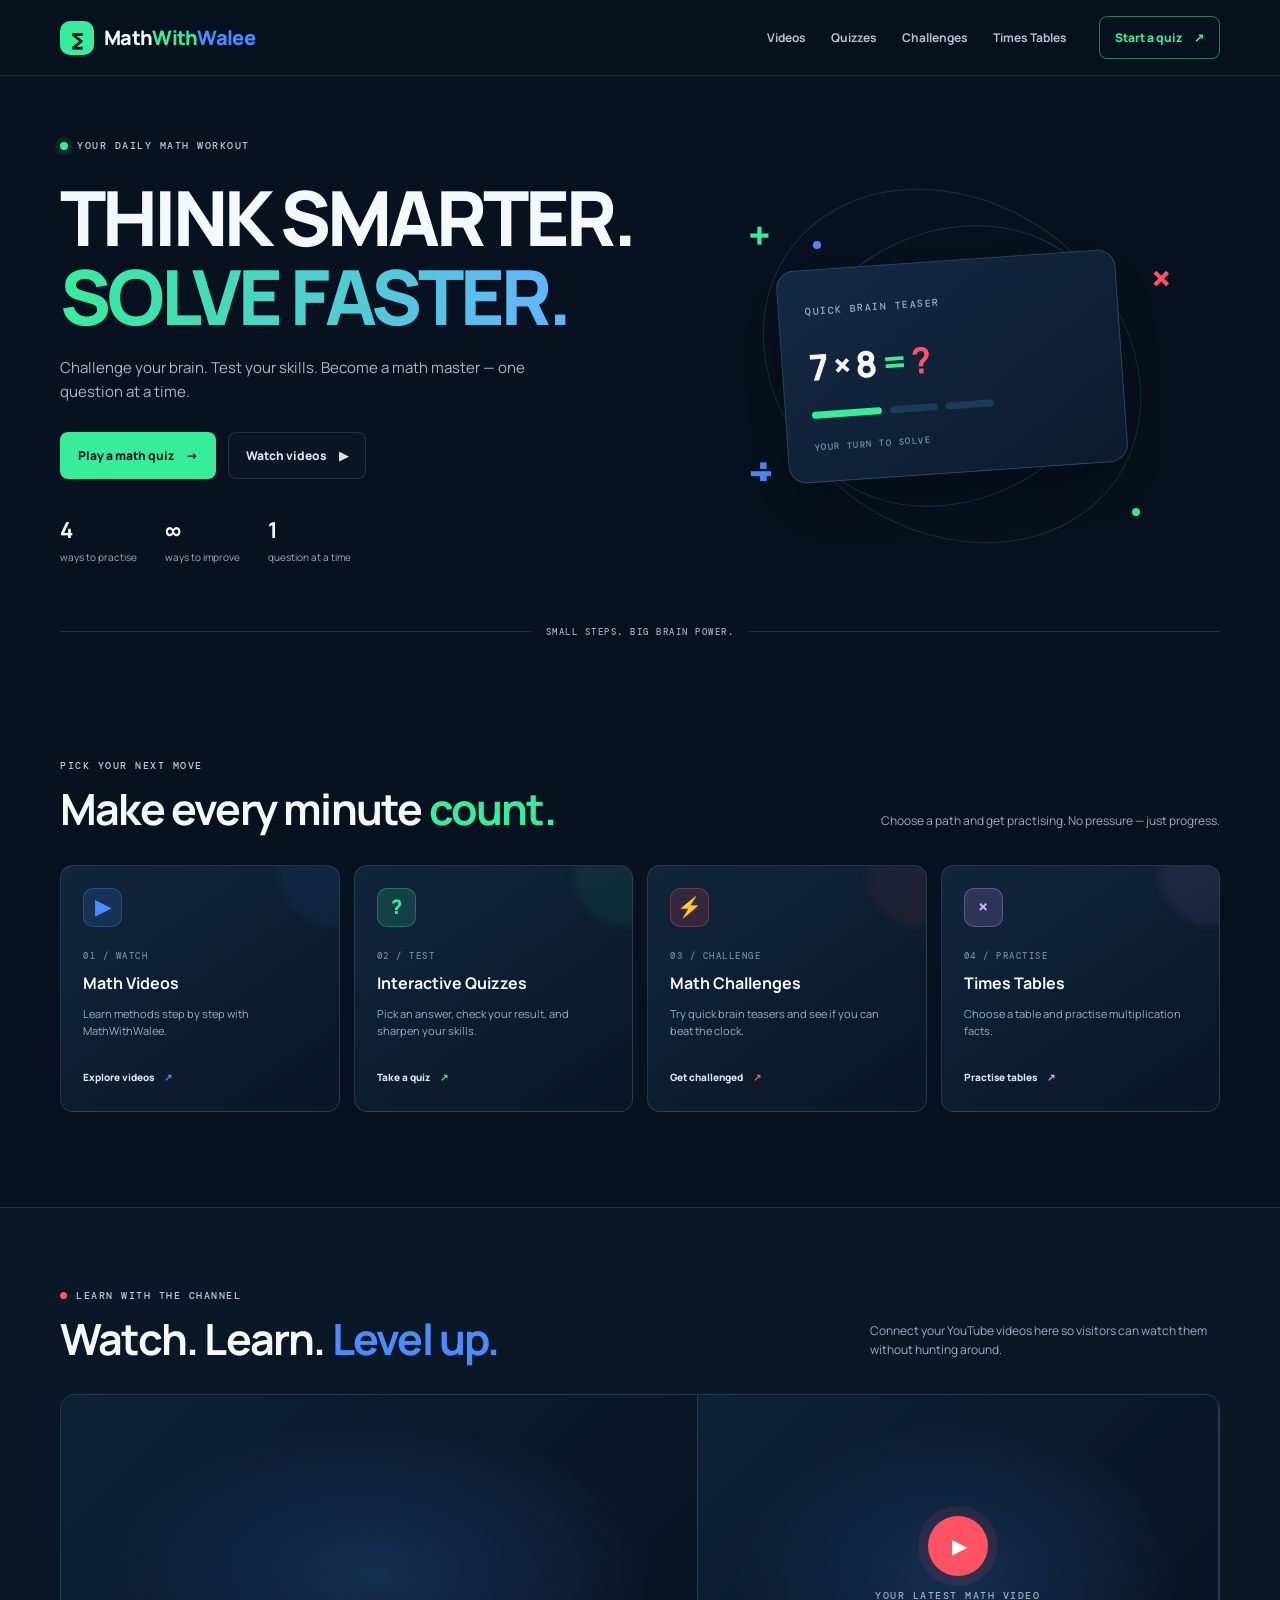
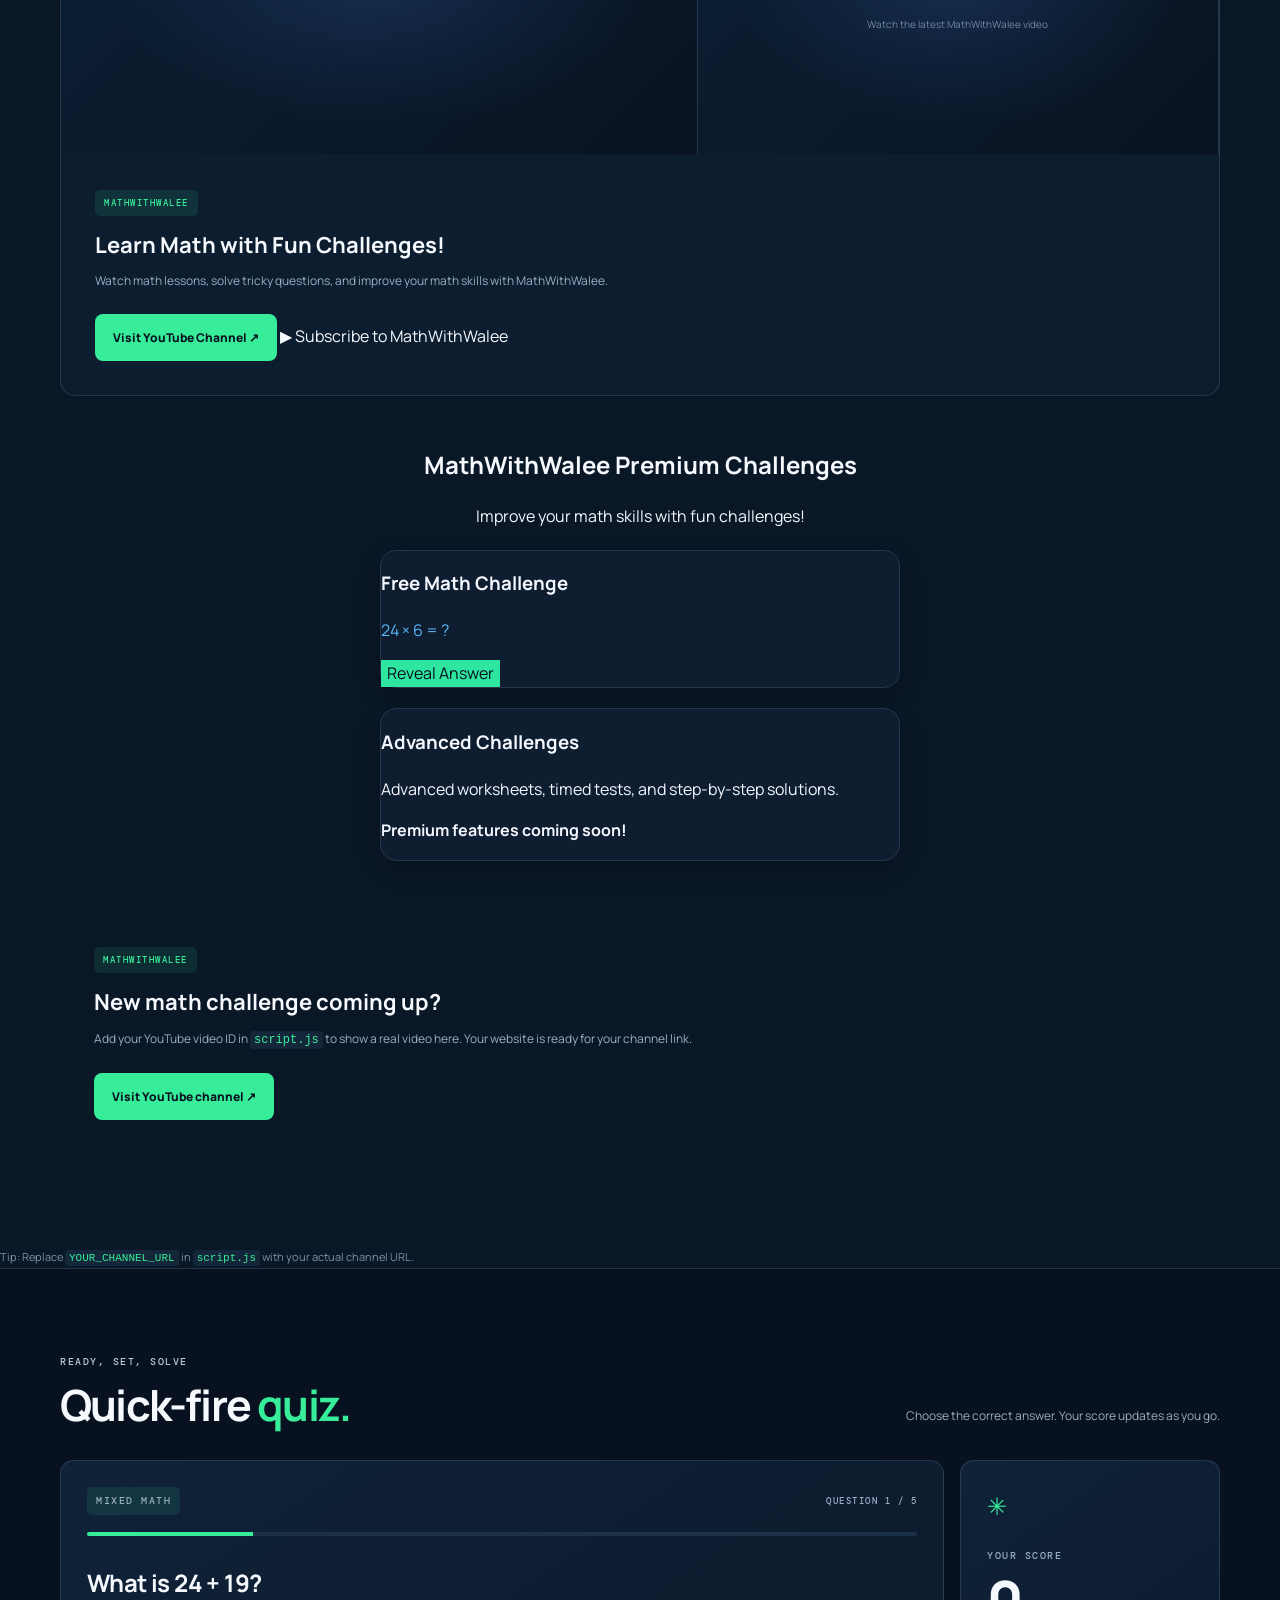
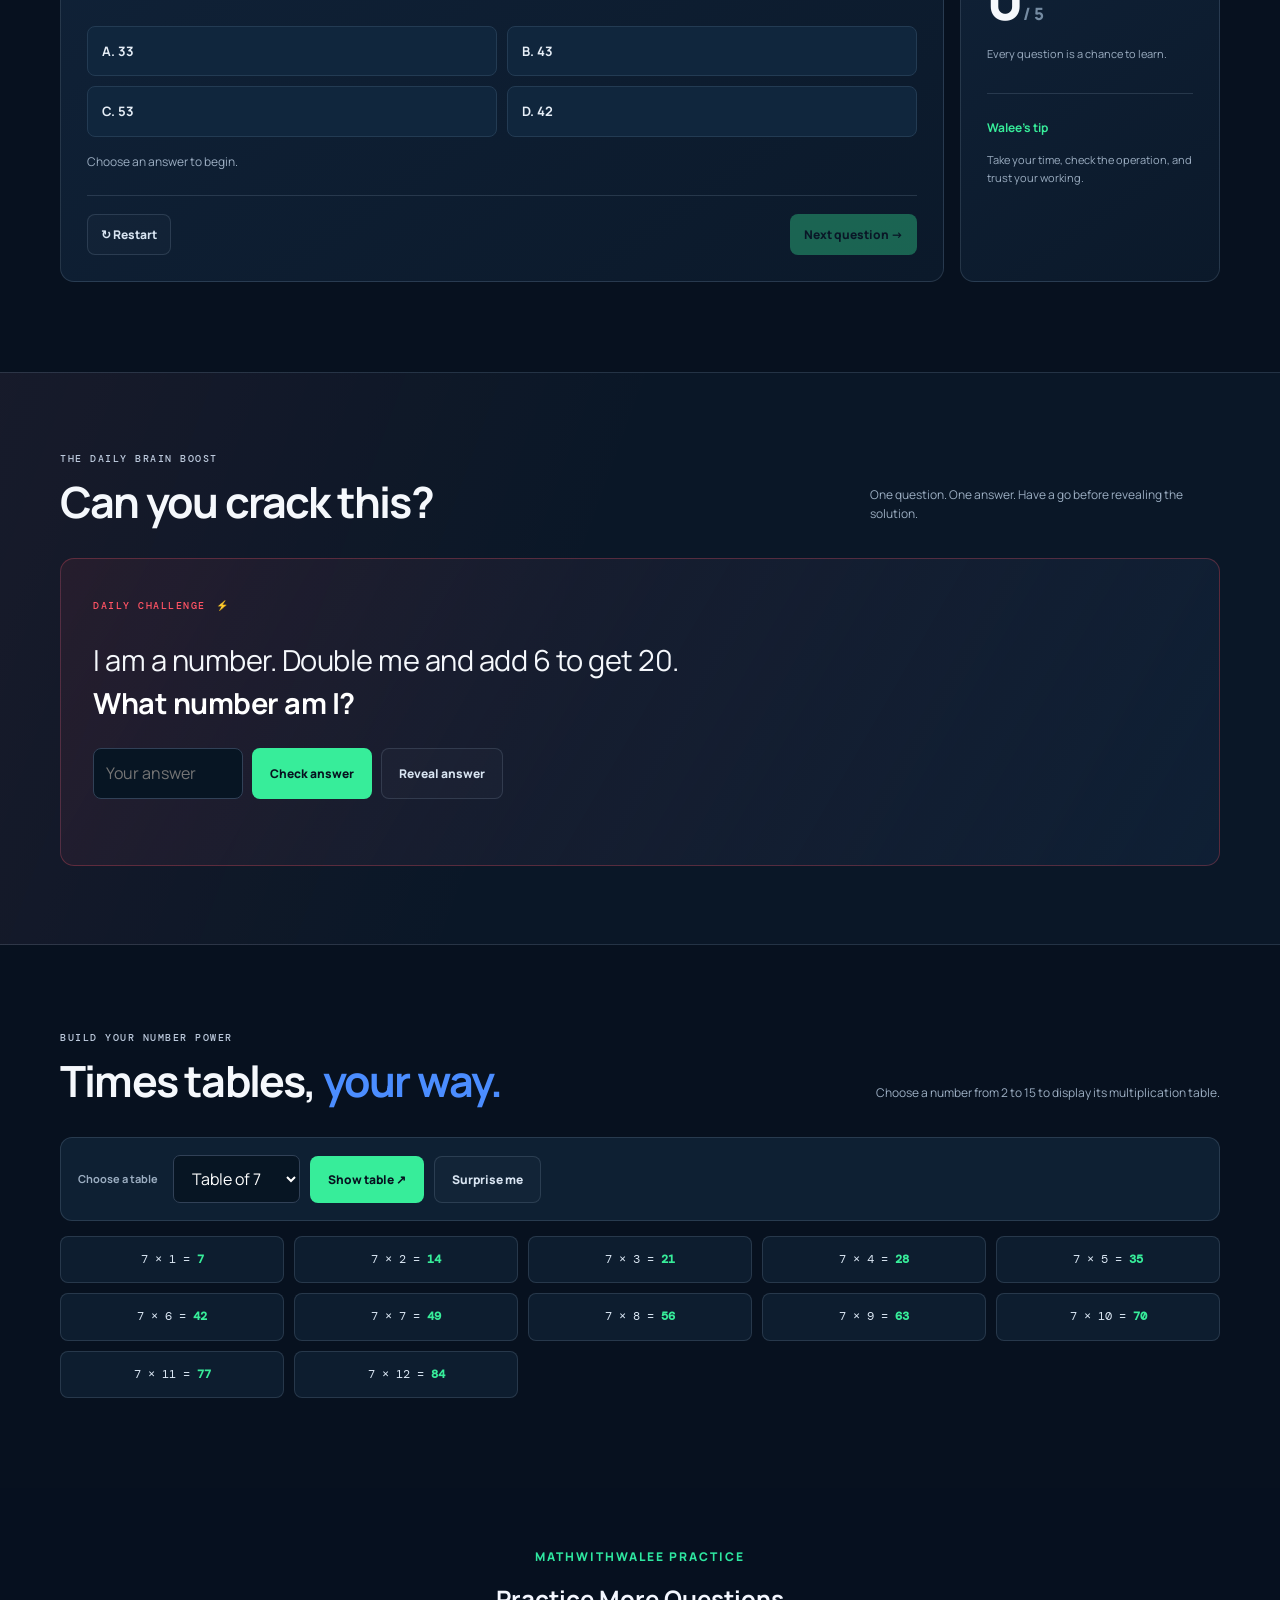
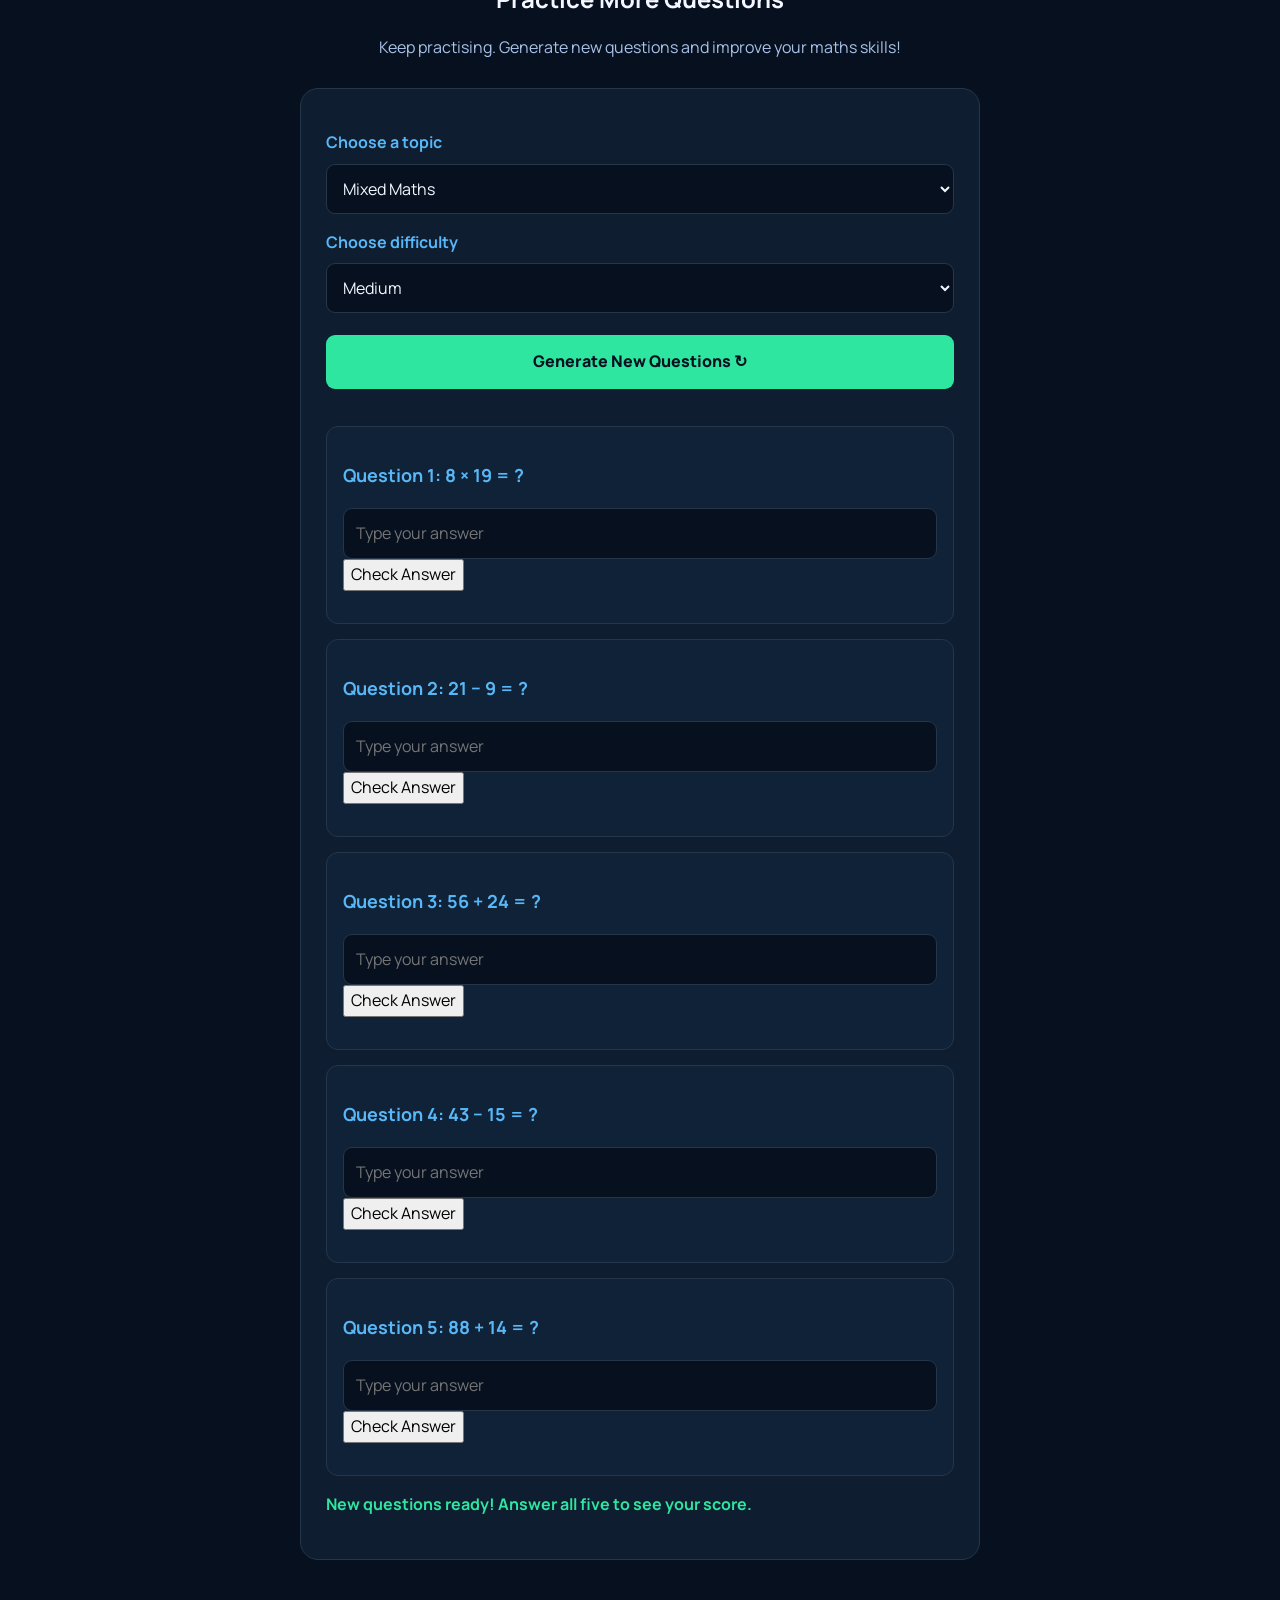
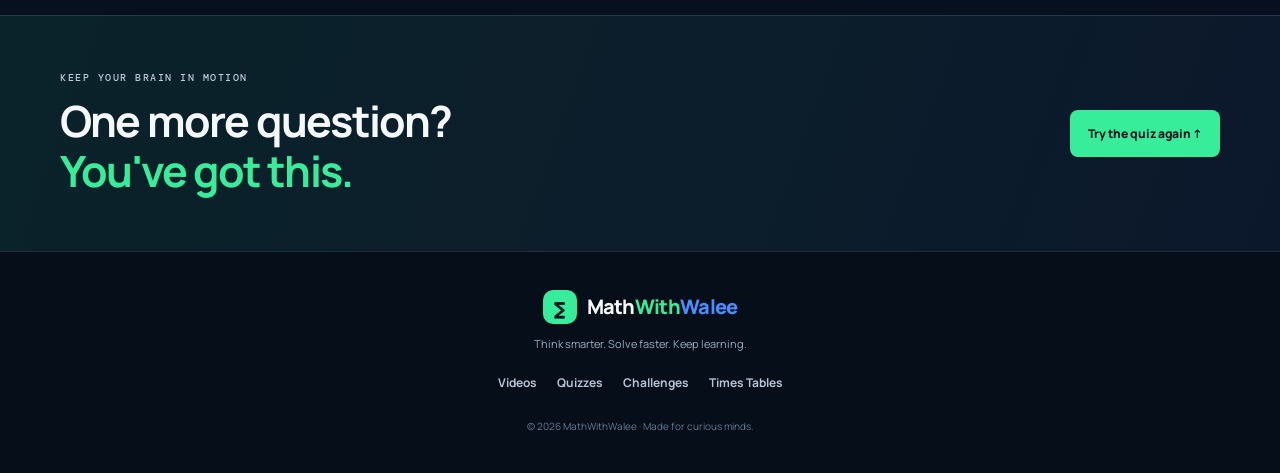
<file: index.html>
<!doctype html>
<html lang="en">
<head>
  <meta name="google-site-verification" content="google52cfba0fafa465ed" />
  <meta charset="utf-8">
  <meta name="viewport" content="width=device-width, initial-scale=1">
  <meta name="description" content="MathWithWalee — think smarter, solve faster. Practice math quizzes, challenges, times tables and videos.">
  <title>MathWithWalee | Think Smarter. Solve Faster.</title>
  <link rel="stylesheet" href="styles.css">
</head>
<body>
  <header class="site-header">
    <a class="brand" href="#home" aria-label="MathWithWalee home">
      <span class="brand-mark">∑</span><span>Math<span class="green">With</span><span class="blue">Walee</span></span>
    </a>
    <button class="menu-toggle" id="menuToggle" aria-label="Open navigation" aria-expanded="false">☰</button>
    <nav id="mainNav" aria-label="Main navigation">
      <a href="#videos">Videos</a><a href="#quiz">Quizzes</a><a href="#challenges">Challenges</a><a href="#tables">Times Tables</a>
    </nav>
    <a class="header-cta" href="#quiz">Start a quiz <span>↗</span></a>
  </header>

  <main>
    <section class="hero section-wrap" id="home">
      <div class="hero-copy">
        <div class="eyebrow"><span class="pulse"></span> YOUR DAILY MATH WORKOUT</div>
        <h1>THINK SMARTER.<br><span class="gradient-text">SOLVE FASTER.</span></h1>
        <p>Challenge your brain. Test your skills. Become a math master — one question at a time.</p>
        <div class="hero-actions"><a class="btn btn-primary" href="#quiz">Play a math quiz <span>→</span></a><a class="btn btn-ghost" href="#videos">Watch videos <span>▶</span></a></div>
        <div class="hero-stats"><div><strong>4</strong><span>ways to practise</span></div><div><strong>∞</strong><span>ways to improve</span></div><div><strong>1</strong><span>question at a time</span></div></div>
      </div>
      <div class="hero-art" aria-label="Decorative math symbols">
        <div class="art-orbit orbit-one"></div><div class="art-orbit orbit-two"></div>
        <div class="floating-symbol plus">+</div><div class="floating-symbol divide">÷</div><div class="floating-symbol multiply">×</div>
        <div class="equation-card"><span class="mini-label">QUICK BRAIN TEASER</span><div class="equation">7 × 8 <span>=</span> <b>?</b></div><div class="answer-slots"><i></i><i></i><i></i></div><span class="card-foot">YOUR TURN TO SOLVE</span></div>
        <div class="art-dot dot-a"></div><div class="art-dot dot-b"></div><div class="art-dot dot-c"></div>
      </div>
      <div class="hero-bottom-line"><span></span> SMALL STEPS. BIG BRAIN POWER. <span></span></div>
    </section>

    <section class="section-wrap explore" id="explore">
      <div class="section-heading"><div><div class="eyebrow">PICK YOUR NEXT MOVE</div><h2>Make every minute <span class="green">count.</span></h2></div><p>Choose a path and get practising. No pressure — just progress.</p></div>
      <div class="feature-grid">
        <a class="feature-card feature-video" href="#videos"><div class="feature-icon">▶</div><div class="feature-number">01 / WATCH</div><h3>Math Videos</h3><p>Learn methods step by step with MathWithWalee.</p><span class="card-link">Explore videos <b>↗</b></span></a>
        <a class="feature-card feature-quiz" href="#quiz"><div class="feature-icon">?</div><div class="feature-number">02 / TEST</div><h3>Interactive Quizzes</h3><p>Pick an answer, check your result, and sharpen your skills.</p><span class="card-link">Take a quiz <b>↗</b></span></a>
        <a class="feature-card feature-challenge" href="#challenges"><div class="feature-icon">⚡</div><div class="feature-number">03 / CHALLENGE</div><h3>Math Challenges</h3><p>Try quick brain teasers and see if you can beat the clock.</p><span class="card-link">Get challenged <b>↗</b></span></a>
        <a class="feature-card feature-tables" href="#tables"><div class="feature-icon">×</div><div class="feature-number">04 / PRACTISE</div><h3>Times Tables</h3><p>Choose a table and practise multiplication facts.</p><span class="card-link">Practise tables <b>↗</b></span></a>
      </div>
    </section>

    <section class="dark-band" id="videos">
      <div class="section-wrap video-section">
        <div class="section-heading"><div><div class="eyebrow"><span class="red-dot"></span> LEARN WITH THE CHANNEL</div><h2>Watch. Learn. <span class="blue">Level up.</span></h2></div><p>Connect your YouTube videos here so visitors can watch them without hunting around.</p></div>
        <div class="video-panel">
          <div class="video-placeholder"><div class="play-button">▶</div><span>YOUR LATEST MATH VIDEO</span><small>Replace this with your YouTube video link</small></div>
          
<div class="video-placeholder">
  <div class="play-button">▶</div>
  <span>YOUR LATEST MATH VIDEO</span>
  <small>Watch the latest MathWithWalee video</small>
</div>

<div class="video-info">
  <span class="tag">MATHWITHWALEE</span>
  <h3>Learn Math with Fun Challenges!</h3>
  <p>Watch math lessons, solve tricky questions, and improve your math skills with MathWithWalee.</p>

  <a class="btn btn-primary"
     id="youtubeLink"
     href="https://www.youtube.com/@MathWithWalee-ev3"
     target="_blank"
     rel="noopener noreferrer">
    Visit YouTube Channel ↗
  </a>

  <a class="subscribe-btn"
     href="https://www.youtube.com/@MathWithWalee-ev3?sub_confirmation=1"
     target="_blank"
     rel="noopener noreferrer">
    ▶ Subscribe to MathWithWalee
  </a>
</div>
</div>

<section class="premium-section" id="premium">
  <h2> MathWithWalee Premium Challenges</h2>
  <p>Improve your math skills with fun challenges!</p>

  <div class="premium-card">
    <h3> Free Math Challenge</h3>
    <p class="math-question">24 × 6 = ?</p>
    <button class="challenge-btn"
      onclick="this.nextElementSibling.hidden = false">
      Reveal Answer
    </button>
    <p hidden>Answer: 144 </p>
  </div>

  <div class="premium-card">
    <h3> Advanced Challenges</h3>
    <p>Advanced worksheets, timed tests, and step-by-step solutions.</p>
    <p><strong>Premium features coming soon!</strong></p>
  </div>
</section>

          <div class="video-info"><span class="tag">MATHWITHWALEE</span><h3>New math challenge coming up?</h3><p>Add your YouTube video ID in <code>script.js</code> to show a real video here. Your website is ready for your channel link.</p><a class="btn btn-primary" id="youtubeLink" href="https://www.youtube.com/" target="_blank" rel="noopener">Visit YouTube channel ↗</a></div>
        </div>
        <div class="helper-note">Tip: Replace <code>YOUR_CHANNEL_URL</code> in <code>script.js</code> with your actual channel URL.</div>
      </div>
    </section>

    <section class="section-wrap quiz-section" id="quiz">
      <div class="section-heading"><div><div class="eyebrow">READY, SET, SOLVE</div><h2>Quick-fire <span class="green">quiz.</span></h2></div><p>Choose the correct answer. Your score updates as you go.</p></div>
      <div class="quiz-layout">
        <div class="quiz-card">
          <div class="quiz-top"><span class="tag">MIXED MATH</span><span id="questionCounter">QUESTION 1 / 5</span></div>
          <div class="progress-track"><div id="progressBar"></div></div>
          <h3 id="questionText">What is 24 + 19?</h3>
          <div class="answer-grid" id="answerOptions"></div>
          <div class="quiz-feedback" id="quizFeedback" aria-live="polite">Choose an answer to begin.</div>
          <div class="quiz-controls"><button class="btn btn-ghost" id="restartQuiz">↻ Restart</button><button class="btn btn-primary" id="nextQuestion" disabled>Next question →</button></div>
        </div>
        <aside class="score-card"><div class="score-symbol">✳</div><span class="mini-label">YOUR SCORE</span><div class="score-number"><span id="scoreValue">0</span><small> / 5</small></div><p id="scoreMessage">Every question is a chance to learn.</p><div class="score-rule"></div><div class="score-tip"><b>Walee's tip</b><p>Take your time, check the operation, and trust your working.</p></div></aside>
      </div>
    </section>

    <section class="challenge-section" id="challenges">
      <div class="section-wrap">
        <div class="section-heading"><div><div class="eyebrow">THE DAILY BRAIN BOOST</div><h2>Can you crack <span class="red">this?</span></h2></div><p>One question. One answer. Have a go before revealing the solution.</p></div>
        <div class="challenge-box"><div class="challenge-badge">DAILY CHALLENGE <span>⚡</span></div><div class="challenge-question">I am a number. Double me and add 6 to get 20. <br><strong>What number am I?</strong></div><div class="challenge-actions"><input id="challengeAnswer" type="number" inputmode="numeric" placeholder="Your answer" aria-label="Your answer"><button class="btn btn-primary" id="checkChallenge">Check answer</button><button class="btn btn-ghost" id="revealChallenge">Reveal answer</button></div><p id="challengeFeedback" class="challenge-feedback" aria-live="polite"></p></div>
      </div>
    </section>

    <section class="section-wrap tables-section" id="tables">
      <div class="section-heading"><div><div class="eyebrow">BUILD YOUR NUMBER POWER</div><h2>Times tables, <span class="blue">your way.</span></h2></div><p>Choose a number from 2 to 15 to display its multiplication table.</p></div>
      <div class="tables-tool"><label for="tableSelect">Choose a table</label><select id="tableSelect"></select><button class="btn btn-primary" id="showTable">Show table ↗</button><button class="btn btn-ghost" id="randomTable">Surprise me</button></div>
      <div class="table-results" id="tableResults" aria-live="polite"></div>
    </section>

    
<!-- NEW SECTION: Practice More Questions -->
<section class="practice-more" id="practice-more">
  <div class="practice-heading">
    <span class="practice-label">MATHWITHWALEE PRACTICE</span>
    <h2>Practice More Questions</h2>
    <p>Keep practising. Generate new questions and improve your maths skills!</p>
  </div>

  <div class="practice-card">
    <label for="practiceTopic">Choose a topic</label>
    <select id="practiceTopic">
      <option value="mixed">Mixed Maths</option>
      <option value="addition">Addition</option>
      <option value="subtraction">Subtraction</option>
      <option value="multiplication">Multiplication</option>
      <option value="division">Division</option>
    </select>

    <label for="practiceDifficulty">Choose difficulty</label>
    <select id="practiceDifficulty">
      <option value="easy">Easy</option>
      <option value="medium" selected>Medium</option>
      <option value="hard">Hard</option>
    </select>

    <button type="button" id="generatePractice">
      Generate New Questions ↻
    </button>

    <div id="practiceQuestions"></div>

    <p id="practiceScore" aria-live="polite">
      Answer the questions to earn points!
    </p>
  </div>
</section>

    <section class="final-cta"><div class="section-wrap cta-inner"><div><div class="eyebrow">KEEP YOUR BRAIN IN MOTION</div><h2>One more question?<br><span class="green">You've got this.</span></h2></div><a class="btn btn-primary" href="#quiz">Try the quiz again ↑</a></div></section>
  </main>
  <footer class="site-footer"><a class="brand" href="#home"><span class="brand-mark">∑</span><span>Math<span class="green">With</span><span class="blue">Walee</span></span></a><p>Think smarter. Solve faster. Keep learning.</p><div class="footer-links"><a href="#videos">Videos</a><a href="#quiz">Quizzes</a><a href="#challenges">Challenges</a><a href="#tables">Times Tables</a></div><small>© <span id="year"></span> MathWithWalee · Made for curious minds.</small></footer>
  <script src="script.js"></script>
</body>
</html>
</file>
<file: styles.css>
@import url('https://fonts.googleapis.com/css2?family=DM+Mono:wght@400;500&family=Manrope:wght@400;500;600;700;800&display=swap');
:root{--bg:#07111f;--panel:#0d1b2d;--panel2:#102238;--text:#f5f8fc;--muted:#9caec2;--green:#37ed9a;--blue:#4b8dff;--red:#ff5364;--line:rgba(172,198,224,.16);--max:1160px}
*{box-sizing:border-box}html{scroll-behavior:smooth;scroll-padding-top:86px}body{margin:0;background:var(--bg);color:var(--text);font-family:Manrope,Arial,sans-serif;line-height:1.6}a{color:inherit;text-decoration:none}button,input,select{font:inherit}.section-wrap{width:min(var(--max),calc(100% - 44px));margin:auto}.site-header{height:76px;padding:0 max(22px,calc((100% - var(--max))/2));display:flex;align-items:center;gap:32px;border-bottom:1px solid var(--line);background:rgba(7,17,31,.94);position:sticky;top:0;z-index:10;backdrop-filter:blur(16px)}.brand{display:flex;align-items:center;gap:10px;font-weight:800;font-size:20px;letter-spacing:-.7px;white-space:nowrap}.brand-mark{display:grid;place-items:center;width:34px;height:34px;border-radius:10px;background:var(--green);color:#07111f;font-size:23px}.green{color:var(--green)}.blue{color:var(--blue)}.site-header nav{display:flex;gap:25px;margin-left:auto}.site-header nav a,.footer-links a{font-size:12px;color:#b5c3d3;font-weight:700;transition:color .2s}.site-header nav a:hover,.footer-links a:hover{color:var(--green)}.header-cta{font-size:12px;font-weight:800;padding:11px 15px;border:1px solid rgba(55,237,154,.5);border-radius:8px;color:var(--green);white-space:nowrap}.header-cta span{padding-left:10px}.menu-toggle{display:none;background:transparent;color:white;border:0;font-size:24px}
.hero{min-height:565px;display:grid;grid-template-columns:1.06fr .94fr;align-items:center;gap:20px;padding-top:52px;padding-bottom:25px;position:relative}.hero-copy{padding:10px 0 40px}.eyebrow,.mini-label,.feature-number,.tag,.card-foot,.quiz-top span,.hero-bottom-line,.video-placeholder>span{font-family:"DM Mono",monospace;font-size:10px;letter-spacing:1.5px;font-weight:500;color:var(--muted)}.eyebrow{display:flex;align-items:center;gap:9px;color:#bdcadd}.pulse{width:8px;height:8px;border-radius:50%;background:var(--green);box-shadow:0 0 0 5px rgba(55,237,154,.1)}h1{font-size:clamp(43px,6.1vw,76px);line-height:1.04;letter-spacing:-4px;margin:24px 0 20px;font-weight:800}.gradient-text{background:linear-gradient(90deg,var(--green),#63b4ff);background-clip:text;-webkit-background-clip:text;color:transparent}.hero-copy>p{color:#a8b8cb;max-width:475px;font-size:15px}.hero-actions{display:flex;gap:12px;flex-wrap:wrap;margin-top:28px}.btn{display:inline-flex;align-items:center;justify-content:center;gap:12px;border-radius:8px;padding:13px 17px;font-weight:800;font-size:12px;cursor:pointer;border:1px solid transparent;transition:transform .2s,border-color .2s,background .2s}.btn:hover{transform:translateY(-2px)}.btn-primary{background:var(--green);color:#07111f}.btn-primary:hover{background:#72f8b7}.btn-ghost{border-color:var(--line);background:rgba(255,255,255,.02);color:#d8e4f1}.btn-ghost:hover{border-color:rgba(75,141,255,.6)}.hero-stats{display:flex;gap:28px;margin-top:38px}.hero-stats div{display:flex;flex-direction:column}.hero-stats strong{font-size:22px;line-height:1.2}.hero-stats span{font-size:10px;color:var(--muted);margin-top:5px}.hero-art{height:380px;position:relative;display:grid;place-items:center;overflow:hidden}.art-orbit{position:absolute;border:1px solid rgba(75,141,255,.25);border-radius:50%;transform:rotate(-25deg)}.orbit-one{width:330px;height:270px}.orbit-two{width:400px;height:330px;border-color:rgba(55,237,154,.16);transform:rotate(35deg)}.equation-card{z-index:2;width:min(340px,88%);padding:26px;background:linear-gradient(145deg,#142943,#0c1b2d);border:1px solid rgba(113,160,207,.28);border-radius:18px;box-shadow:0 25px 65px rgba(0,0,0,.3);transform:rotate(-4deg)}.equation{font-size:36px;font-weight:800;letter-spacing:-1.5px;margin:16px 0}.equation span{color:var(--green)}.equation b{color:var(--red)}.answer-slots{display:flex;gap:8px}.answer-slots i{height:7px;width:48px;background:#1d3b56;border-radius:5px}.answer-slots i:first-child{background:var(--green);width:70px}.card-foot{display:block;margin-top:22px;font-size:9px;color:#7590ab}.floating-symbol{position:absolute;font-size:40px;font-weight:800}.plus{color:var(--green);top:27px;left:12%}.divide{color:var(--blue);bottom:45px;left:12%;font-size:48px}.multiply{color:var(--red);right:9%;top:70px}.art-dot{position:absolute;width:8px;height:8px;border-radius:50%}.dot-a{background:var(--green);right:15%;bottom:40px}.dot-b{background:var(--blue);left:24%;top:65px}.dot-c{background:var(--red);right:22%;top:26%}.hero-bottom-line{grid-column:1/-1;display:flex;align-items:center;gap:15px;justify-content:center;margin:0 0 22px;font-size:9px}.hero-bottom-line span{height:1px;background:var(--line);flex:1}
.explore{padding-top:72px;padding-bottom:95px}.section-heading{display:flex;align-items:end;justify-content:space-between;gap:30px;margin-bottom:30px}.section-heading h2,.cta-inner h2{font-size:clamp(29px,4vw,43px);line-height:1.18;letter-spacing:-1.8px;margin:10px 0 0}.section-heading>p{max-width:350px;color:var(--muted);font-size:12px;margin:0 0 5px}.feature-grid{display:grid;grid-template-columns:repeat(4,1fr);gap:14px}.feature-card{min-height:245px;padding:22px;border:1px solid var(--line);border-radius:13px;background:linear-gradient(145deg,rgba(18,39,62,.92),rgba(10,24,40,.9));position:relative;overflow:hidden;transition:transform .2s,border-color .2s}.feature-card:hover{transform:translateY(-5px);border-color:rgba(55,237,154,.55)}.feature-card:after{content:"";position:absolute;width:110px;height:110px;border-radius:50%;right:-50px;top:-50px;background:var(--accent);opacity:.07;filter:blur(4px)}.feature-video{--accent:var(--blue)}.feature-quiz{--accent:var(--green)}.feature-challenge{--accent:var(--red)}.feature-tables{--accent:#d9a6ff}.feature-icon{width:39px;height:39px;display:grid;place-items:center;background:color-mix(in srgb,var(--accent) 15%,transparent);border:1px solid color-mix(in srgb,var(--accent) 30%,transparent);color:var(--accent);border-radius:10px;font-weight:800;font-size:20px;margin-bottom:22px}.feature-number{font-size:9px;color:#71879f}.feature-card h3{font-size:16px;margin:8px 0}.feature-card p{font-size:11px;color:var(--muted);margin:0 0 23px}.card-link{font-size:10px;font-weight:800;color:#dce8f5}.card-link b{color:var(--accent);margin-left:8px}
.dark-band{background:#0a1727;border-top:1px solid var(--line);border-bottom:1px solid var(--line)}.video-section{padding-top:80px;padding-bottom:80px}.red-dot{display:inline-block;width:7px;height:7px;background:var(--red);border-radius:50%}.video-panel{display:grid;grid-template-columns:1.1fr .9fr;overflow:hidden;border:1px solid var(--line);border-radius:15px;background:#0c1d30}.video-placeholder{min-height:270px;background:radial-gradient(ellipse at center,rgba(75,141,255,.17),transparent 60%),linear-gradient(135deg,#0c2036,#091321);display:flex;align-items:center;justify-content:center;flex-direction:column;gap:12px;border-right:1px solid var(--line)}.play-button{display:grid;place-items:center;width:60px;height:60px;border-radius:50%;background:var(--red);color:white;padding-left:4px;box-shadow:0 0 0 10px rgba(255,83,100,.1);font-size:20px}.video-placeholder small{font-size:10px;color:#71879f}.video-info{padding:34px;align-self:center}.tag{display:inline-block;padding:6px 9px;border-radius:5px;background:rgba(55,237,154,.1);color:var(--green);font-size:9px}.video-info h3{font-size:22px;line-height:1.25;margin:16px 0 10px}.video-info p{font-size:12px;color:var(--muted);margin-bottom:23px}.helper-note{font-size:11px;color:#7e91a7;margin-top:14px}.helper-note code,.video-info code{color:var(--green);background:#13263a;padding:2px 4px;border-radius:3px}
.quiz-section{padding-top:85px;padding-bottom:90px}.quiz-layout{display:grid;grid-template-columns:1fr 260px;gap:16px}.quiz-card,.score-card{background:linear-gradient(145deg,#102238,#0b192a);border:1px solid var(--line);border-radius:14px;padding:26px}.quiz-top{display:flex;align-items:center;justify-content:space-between;gap:12px}.quiz-top span:last-child{font-size:9px}.progress-track{height:4px;background:#1c3147;border-radius:5px;margin:17px 0 28px;overflow:hidden}.progress-track div{height:100%;width:20%;background:var(--green);transition:width .25s}.quiz-card h3{font-size:24px;letter-spacing:-.6px;margin:0 0 23px}.answer-grid{display:grid;grid-template-columns:1fr 1fr;gap:10px}.answer-option{padding:14px;text-align:left;background:#10263d;border:1px solid #233b53;border-radius:8px;color:#e6eef7;cursor:pointer;font-weight:700;font-size:13px;transition:all .2s}.answer-option:hover:not(:disabled){border-color:var(--blue);background:#152e49}.answer-option.correct{border-color:var(--green);background:rgba(55,237,154,.1);color:var(--green)}.answer-option.incorrect{border-color:var(--red);background:rgba(255,83,100,.1);color:#ff9ba5}.answer-option:disabled{cursor:default}.quiz-feedback{min-height:28px;margin:15px 0;color:var(--muted);font-size:12px}.quiz-feedback.good{color:var(--green)}.quiz-feedback.bad{color:#ff9ba5}.quiz-controls{display:flex;justify-content:space-between;gap:10px;border-top:1px solid var(--line);padding-top:18px}.quiz-controls .btn{padding:10px 13px}.btn:disabled{opacity:.35;cursor:not-allowed;transform:none}.score-card{display:flex;flex-direction:column;align-items:flex-start}.score-symbol{font-size:24px;color:var(--green);margin-bottom:22px}.score-number{font-size:54px;letter-spacing:-3px;font-weight:800;line-height:1.3}.score-number small{font-size:17px;color:#758ba2;letter-spacing:0}.score-card>p{font-size:11px;color:var(--muted)}.score-rule{height:1px;background:var(--line);width:100%;margin:20px 0}.score-tip b{font-size:12px;color:var(--green)}.score-tip p{font-size:11px;color:var(--muted);margin-bottom:0}
.challenge-section{background:linear-gradient(110deg,rgba(255,83,100,.055),transparent 45%),#0a1727;border-top:1px solid var(--line);border-bottom:1px solid var(--line);padding:78px 0}.challenge-box{position:relative;padding:32px;border:1px solid rgba(255,83,100,.28);border-radius:14px;background:linear-gradient(120deg,rgba(255,83,100,.07),rgba(16,34,56,.8));overflow:hidden}.challenge-badge{display:inline-flex;gap:10px;align-items:center;color:var(--red);font:500 10px "DM Mono",monospace;letter-spacing:1.5px}.challenge-question{font-size:clamp(20px,3vw,29px);line-height:1.5;letter-spacing:-.5px;margin:22px 0}.challenge-question strong{color:#fff}.challenge-actions{display:flex;gap:9px;flex-wrap:wrap}.challenge-actions input{width:150px;background:#071523;border:1px solid #314157;color:white;padding:12px;border-radius:8px;outline:none}.challenge-actions input:focus{border-color:var(--green)}.challenge-feedback{min-height:20px;margin:14px 0 0;font-size:12px;color:var(--muted)}.tables-section{padding-top:85px;padding-bottom:90px}.tables-tool{display:flex;align-items:center;gap:10px;flex-wrap:wrap;padding:17px;background:#0e2033;border:1px solid var(--line);border-radius:12px}.tables-tool label{font-size:11px;color:var(--muted);font-weight:700;margin-right:5px}.tables-tool select{background:#071523;color:white;border:1px solid #314157;padding:11px 14px;border-radius:7px;min-width:120px}.table-results{display:grid;grid-template-columns:repeat(5,1fr);gap:10px;margin-top:15px}.table-item{padding:13px 15px;background:#0d1d2f;border:1px solid var(--line);border-radius:8px;text-align:center;font-family:"DM Mono",monospace;font-size:12px;color:#dce8f5}.table-item b{color:var(--green)}.final-cta{background:linear-gradient(110deg,rgba(55,237,154,.08),rgba(75,141,255,.06));border-top:1px solid var(--line)}.cta-inner{display:flex;align-items:center;justify-content:space-between;gap:20px;padding-top:54px;padding-bottom:54px}.site-footer{padding:38px 22px;text-align:center;border-top:1px solid var(--line);background:#060e19}.site-footer .brand{justify-content:center}.site-footer>p{font-size:11px;color:var(--muted)}.footer-links{display:flex;justify-content:center;gap:20px;margin:20px 0}.site-footer>small{font-size:10px;color:#647a91}
@media(max-width:850px){.site-header{gap:15px}.site-header nav{gap:13px}.site-header nav a{font-size:11px}.header-cta{display:none}.hero{grid-template-columns:1fr;padding-top:45px}.hero-copy{padding-bottom:0}.hero-art{height:300px}.hero-bottom-line{margin-top:10px}.feature-grid{grid-template-columns:repeat(2,1fr)}.quiz-layout{grid-template-columns:1fr 220px}.video-panel{grid-template-columns:1fr 1fr}.table-results{grid-template-columns:repeat(3,1fr)}}
@media(max-width:620px){.section-wrap{width:calc(100% - 32px)}.site-header{height:66px;padding:0 16px;justify-content:space-between}.brand{font-size:18px}.menu-toggle{display:block;margin-left:auto}.site-header nav{display:none;position:absolute;top:65px;left:0;right:0;background:#091625;border-bottom:1px solid var(--line);padding:16px;flex-direction:column;gap:16px}.site-header nav.open{display:flex}.hero{padding-top:40px;min-height:auto}.hero-copy>p{font-size:13px}h1{letter-spacing:-2.6px;font-size:clamp(40px,12vw,64px)}.hero-art{height:260px}.equation-card{padding:20px}.equation{font-size:30px}.hero-stats{gap:18px}.hero-stats strong{font-size:19px}.hero-stats span{font-size:9px}.explore,.quiz-section,.tables-section{padding-top:60px;padding-bottom:65px}.section-heading{display:block}.section-heading>p{margin-top:12px}.feature-grid{gap:10px}.feature-card{padding:16px;min-height:235px}.feature-card h3{font-size:14px}.feature-card p{font-size:10px}.video-section{padding-top:60px;padding-bottom:60px}.video-panel{grid-template-columns:1fr}.video-placeholder{min-height:210px;border-right:0;border-bottom:1px solid var(--line)}.video-info{padding:23px}.quiz-layout{grid-template-columns:1fr}.quiz-card{padding:19px}.quiz-card h3{font-size:21px}.score-card{padding:20px}.score-symbol{margin-bottom:10px}.score-rule{margin:12px 0}.score-tip p{margin-top:5px}.challenge-section{padding:60px 0}.challenge-box{padding:22px}.challenge-actions input{width:100%}.challenge-actions .btn{flex:1}.table-results{grid-template-columns:repeat(2,1fr)}.tables-tool>*{flex:1}.tables-tool label{flex-basis:100%}.cta-inner{display:block;padding-top:40px;padding-bottom:40px}.cta-inner .btn{margin-top:20px}.footer-links{gap:12px;flex-wrap:wrap}}

.video-placeholder.embedded-video{display:block;position:relative;min-height:0;aspect-ratio:16/9}.video-placeholder.embedded-video iframe{display:block;width:100%;height:100%;min-height:270px;border:0}




/* Match MathWithWalee challenge cards to the website */
  
 .premium-card,
 .premium-section .premium-card,
 .subscribe-section .premium-card {
  background: #0e1d30 !important;
  color: #f4f7ff !important;
  border: 1px solid #26364a !important;
  border-radius: 16px;
  box-shadow: 0 8px 25px rgba(0, 0, 0, 0.2);
}

 .premium-card h2,
 .premium-card h3,
 .premium-card p {
  color: #f4f7ff !important;
}

 .premium-card .math-question {
  color: #58b8f7 !important;
}

 .premium-card .coming-soon {
  background: #102b34 !important;
  color: #2ee6a0 !important;
  border: 1px solid #17483f;
}

 .premium-card button,
 .premium-card .challenge-btn {
  background: #2ee6a0 !important;
  color: #06101f !important;
  border: none;
}

/* Practice More Questions — MathWithWalee */

.practice-more {
  padding: 55px 20px;
  background: #06101f;
  color: #f4f7ff;
}

.practice-heading {
  max-width: 750px;
  margin: 0 auto 28px;
  text-align: center;
}

.practice-label {
  color: #2ee6a0;
  font-size: 12px;
  font-weight: 800;
  letter-spacing: 2px;
}

.practice-heading h2 {
  color: #f4f7ff;
  margin: 12px 0;
}

.practice-heading p {
  color: #a9c2e8;
}

.practice-card {
  max-width: 680px;
  margin: auto;
  padding: 25px;
  border: 1px solid #26364a;
  border-radius: 18px;
  background: #0e1d30;
}

.practice-card label {
  display: block;
  margin: 16px 0 8px;
  color: #58b8f7;
  font-weight: 700;
}

.practice-card select,
.practice-answer {
  width: 100%;
  box-sizing: border-box;
  padding: 12px;
  border: 1px solid #26364a;
  border-radius: 9px;
  background: #06101f;
  color: #f4f7ff;
}

#generatePractice {
  width: 100%;
  margin: 22px 0;
  padding: 14px;
  border: 0;
  border-radius: 9px;
  background: #2ee6a0;
  color: #06101f;
  font-weight: 800;
  cursor: pointer;
}

.practice-question {
  margin: 15px 0;
  padding: 16px;
  border: 1px solid #26364a;
  border-radius: 12px;
  background: #102238;
}

.practice-question h3 {
  color: #58b8f7;
  font-size: 18px;
}

.practice-feedback {
  margin-top: 9px;
  color: #2ee6a0;
}

#practiceScore {
  color: #2ee6a0;
  font-weight: 700;
}

/* Fix: Center Math with Premium Challenges */

.premium-section {
  display: block;
  width: 100%;
  max-width: 1000px;
  box-sizing: border-box;
  margin-left: auto !important;
  margin-right: auto !important;
  padding: 30px 20px;
  float: none;
  position: relative;
  left: auto;
  right: auto;
}

.premium-section .premium-card {
  width: 100%;
  max-width: 520px;
  box-sizing: border-box;
  margin: 20px auto !important;
  float: none;
  position: relative;
  left: auto;
  right: auto;
}

.premium-section h2,
.premium-section > p {
  text-align: center;
}

@media (max-width: 600px) {
  .premium-section {
    padding: 24px 14px;
  }

  .premium-section .premium-card {
    max-width: 100%;
  }
}
</file>
